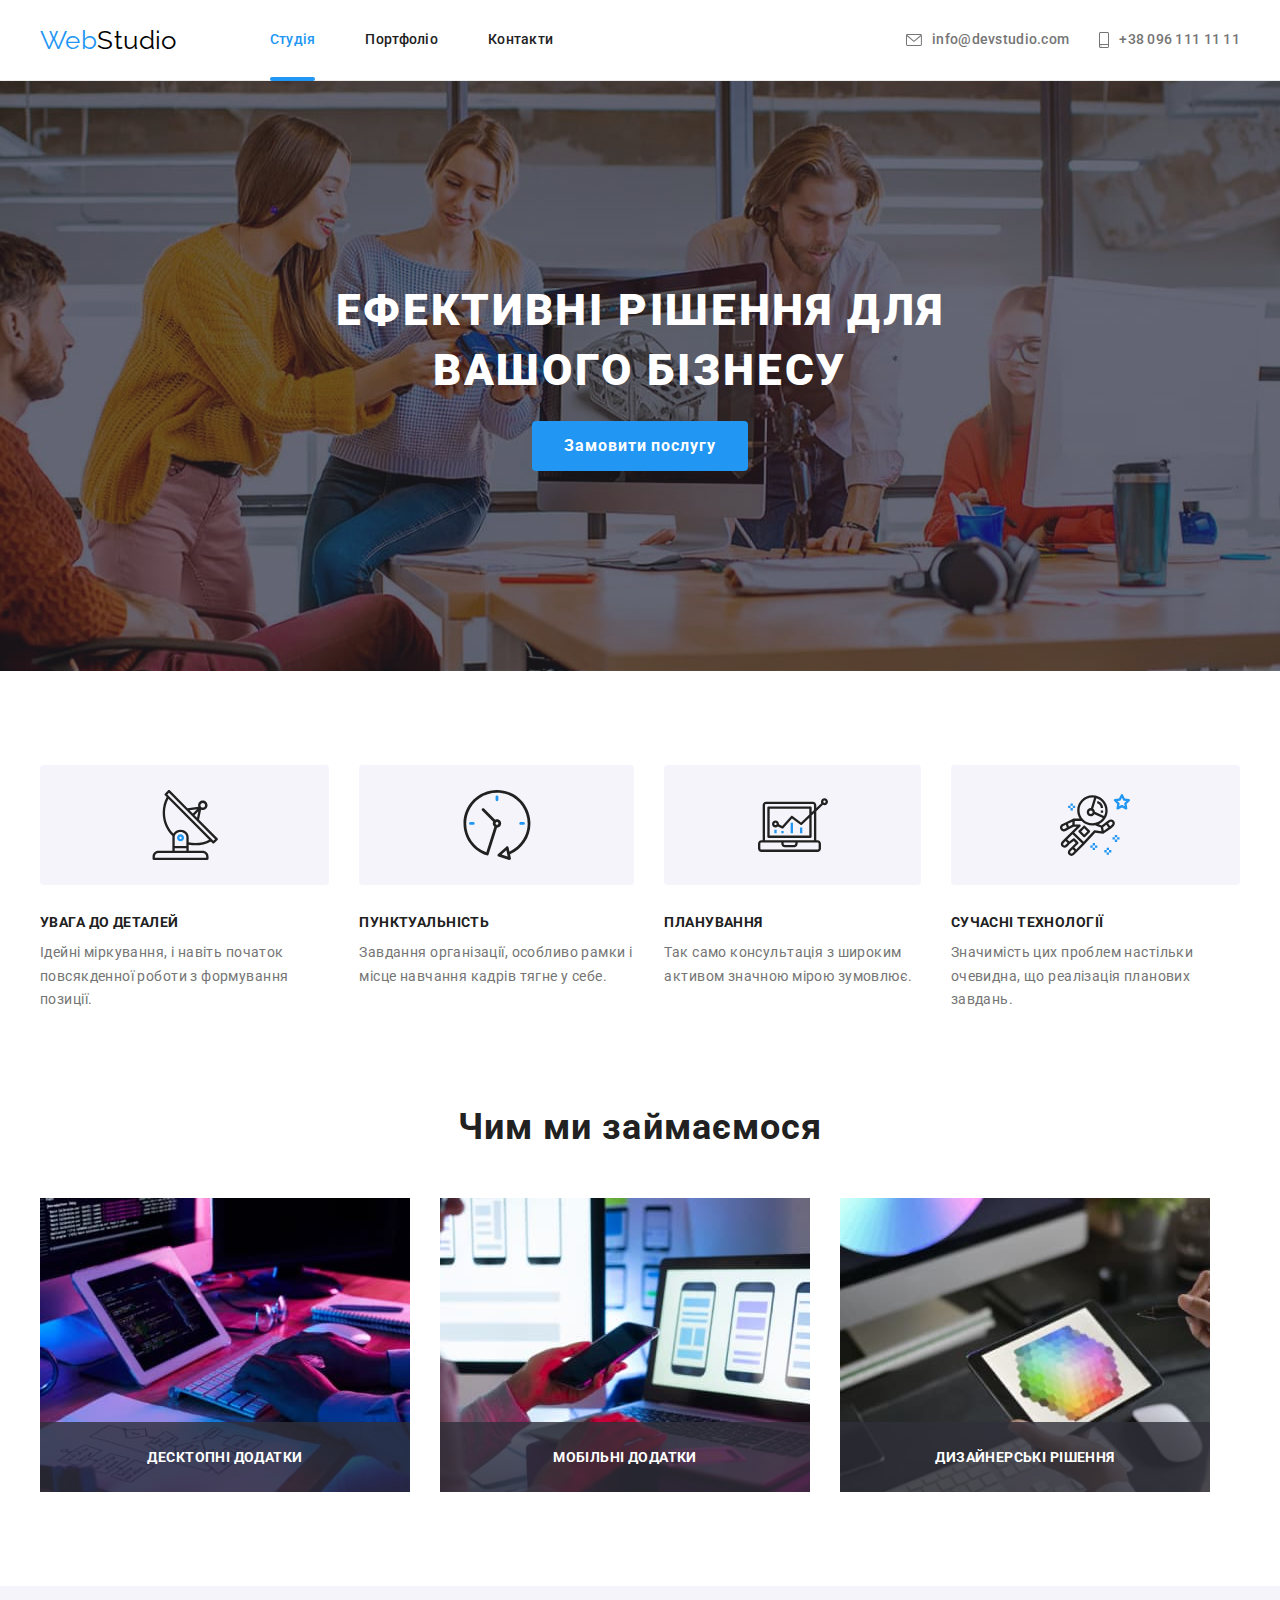
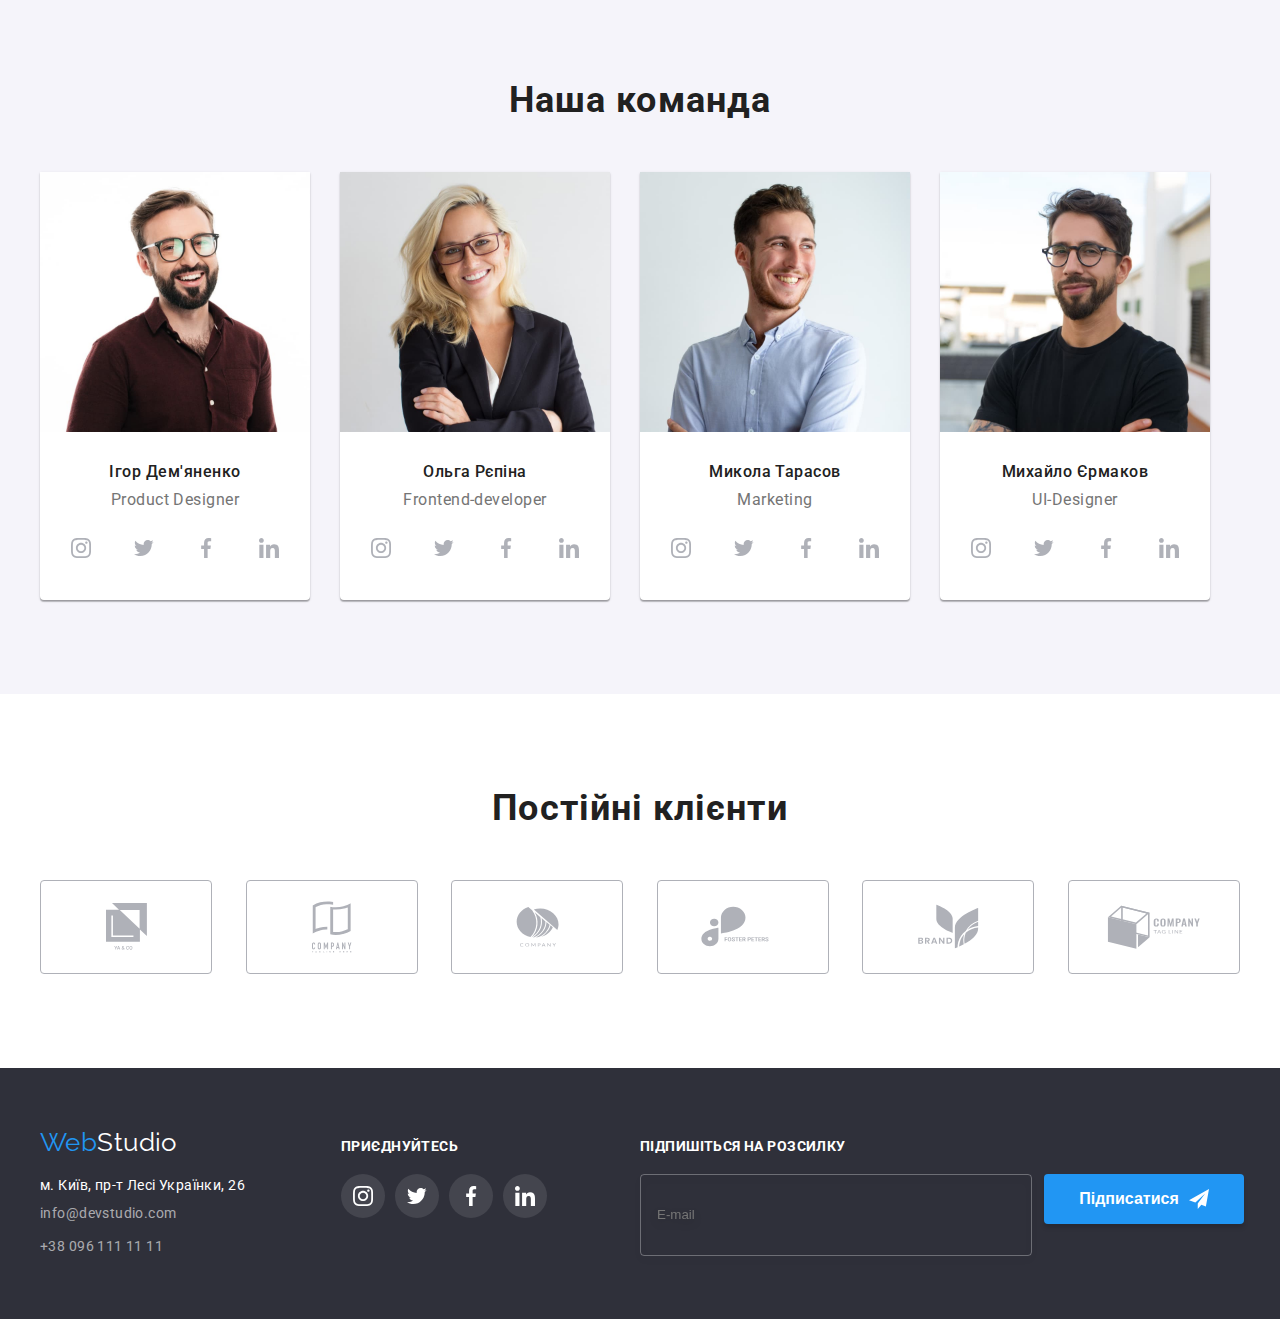
<file: index.html>
<!DOCTYPE html>
<html lang="uk">
  <head>
    <meta charset="UTF-8" />
    <meta http-equiv="X-UA-Compatible" content="IE=edge" />
    <meta name="viewport" content="width=device-width, initial-scale=1.0" />
    <title>WebStudio</title>
    <link rel="preconnect" href="https://fonts.googleapis.com" />
    <link rel="preconnect" href="https://fonts.gstatic.com" crossorigin />
    <link
      href="https://fonts.googleapis.com/css2?family=Raleway:wght@700&family=Roboto:wght@400;500;700;900&display=swap"
      rel="stylesheet"
    />
    <link
      rel="stylesheet"
      href="https://cdnjs.cloudflare.com/ajax/libs/modern-normalize/1.1.0/modern-normalize.min.css"
      integrity="sha512-wpPYUAdjBVSE4KJnH1VR1HeZfpl1ub8YT/NKx4PuQ5NmX2tKuGu6U/JRp5y+Y8XG2tV+wKQpNHVUX03MfMFn9Q=="
      crossorigin="anonymous"
      referrerpolicy="no-referrer"
    />
    <link rel="stylesheet" href="./css/main.min.css" />
  </head>

  <body>
    <!-- шапка-хедер -->
    <header class="header">
      <div class="container">
        <nav class="nav">
          <ul class="nav__list">
            <li class="nav__logo">
              <a class="logo" href="./index.html">
                <span class="logo__web">Web</span
                ><span class="logo__studio">Studio</span>
              </a>
            </li>
            <!-- навигация по сайту -->
            <li class="nav__item">
              <a class="headar__link link current" href="./index.html"
                >Студія</a
              >
            </li>
            <li class="nav__item">
              <a class="headar__link link" href="./portfolio.html">Портфоліо</a>
            </li>
            <li class="nav__item">
              <a class="headar__link link" href="#">Контакти</a>
            </li>
          </ul>
          <ul class="nav__contacts-list contacts-list">
            <li class="contacts-list__item">
              <a
                class="contacts-list__link-icon link"
                href="mailto:info@devstudio.com"
              >
                <svg class="contacts__icon" width="16px" height="12px">
                  <use href="./images/icons.svg#icon-envelope"></use>
                </svg>
                info@devstudio.com
              </a>
            </li>
            <li class="contacts-list__item">
              <a class="contacts-list__link-icon link" href="tel:+380961111111">
                <svg class="contacts__icon" width="10px" height="16px">
                  <use href="./images/icons.svg#icon-smartphone"></use>
                </svg>
                +38 096 111 11 11
              </a>
            </li>
          </ul>
        </nav>
      </div>
    </header>

    <main>
      <!-- герой -->
      <section class="hero">
        <div class="container">
          <h1 class="hero__title">Ефективні рішення для вашого бізнесу</h1>
          <button class="hero__button" type="button" data-modal-open>
            Замовити послугу
          </button>
        </div>
      </section>

      <!-- преимущества -->
      <section class="benefits section">
        <div class="container">
          <h2 class="visually-hidden">Наші переваги</h2>
          <ul class="benefits__list">
            <li class="benefits__item">
              <div class="benefits__icon-box">
                <svg class="benefits__icon" width="70px" height="70px">
                  <use href="./images/icons.svg#icon-antenna"></use>
                </svg>
              </div>
              <h3 class="benefits__title">Увага до деталей</h3>
              <p class="benefits__description description">
                Ідейні міркування, і навіть початок повсякденної роботи з
                формування позиції.
              </p>
            </li>

            <li class="benefits__item">
              <div class="benefits__icon-box">
                <svg class="benefits__icon" width="70px" height="70px">
                  <use href="./images/icons.svg#icon-clock"></use>
                </svg>
              </div>
              <h3 class="benefits__title">Пунктуальність</h3>
              <p class="benefits__description description">
                Завдання організації, особливо рамки і місце навчання кадрів
                тягне у себе.
              </p>
            </li>

            <li class="benefits__item">
              <div class="benefits__icon-box">
                <svg class="benefits__icon" width="70px" height="70px">
                  <use href="./images/icons.svg#icon-diagram"></use>
                </svg>
              </div>
              <h3 class="benefits__title">Планування</h3>
              <p class="benefits__description description">
                Так само консультація з широким активом значною мірою зумовлює.
              </p>
            </li>

            <li class="benefits__item">
              <div class="benefits__icon-box">
                <svg class="benefits__icon" width="70px" height="70px">
                  <use href="./images/icons.svg#icon-astronaut"></use>
                </svg>
              </div>
              <h3 class="benefits__title">Сучасні технології</h3>
              <p class="benefits__description description">
                Значимість цих проблем настільки очевидна, що реалізація
                планових завдань.
              </p>
            </li>
          </ul>
        </div>
      </section>

      <!-- продукция -->
      <section class="products section">
        <div class="container">
          <h2 class="produc__title">Чим ми займаємося</h2>
          <ul class="products__list">
            <li class="products__item">
              <img
                src="./images/a-person-types-code-on-a-keyboard.jpg"
                alt="людина вводить код на клавіатурі"
                width="370"
                height="294"
              />
              <p class="products__desc">Десктопні додатки</p>
            </li>

            <li class="products__item">
              <img
                src="./images/human-compares-types-of-markups-for-mobile.jpg"
                alt="людина порівнює типи розмітки для мобільного"
                width="370"
                height="294"
              />
              <p class="products__desc">Мобільні додатки</p>
            </li>

            <li class="products__item">
              <img
                src="./images/person-chooses-color-on-tablet.jpg"
                alt="людина вибирає колір на планшеті"
                width="370"
                height="294"
              />
              <p class="products__desc">Дизайнерські рішення</p>
            </li>
          </ul>
        </div>
      </section>

      <!-- команда -->
      <section class="team section">
        <div class="container">
          <h2 class="team__title">Наша команда</h2>
          <ul class="team__list">
            <li class="team__card">
              <img
                src="./images/photography-product-designer.jpg"
                alt="фото продукт дизайнера"
                width="270"
                height="260"
              />
              <div class="team__desc">
                <h3 class="team__name">Ігор Дем'яненко</h3>
                <p class="description team__profession" lang="en">
                  Product Designer
                </p>
                <ul class="team__list-socseti list-socseti">
                  <li class="list-socseti__item">
                    <a
                      class="list-socseti__box-icon-socseti list-socseti__link"
                      href=""
                      ><svg class="icon-socseti" width="20px" height="20px">
                        <use
                          href="./images/icons.svg#icon-instagram"
                        ></use></svg
                    ></a>
                  </li>
                  <li class="list-socseti__item">
                    <a
                      class="list-socseti__box-icon-socseti list-socseti__link"
                      href=""
                      ><svg class="icon-socseti" width="20px" height="20px">
                        <use href="./images/icons.svg#icon-twitter"></use></svg
                    ></a>
                  </li>
                  <li class="list-socseti__item">
                    <a
                      class="list-socseti__box-icon-socseti list-socseti__link"
                      href=""
                      ><svg class="icon-socseti" width="20px" height="20px">
                        <use href="./images/icons.svg#icon-facebook"></use></svg
                    ></a>
                  </li>
                  <li class="list-socseti__item">
                    <a
                      class="list-socseti__box-icon-socseti list-socseti__link"
                      href=""
                      ><svg class="icon-socseti" width="20px" height="20px">
                        <use href="./images/icons.svg#icon-linkedin"></use></svg
                    ></a>
                  </li>
                </ul>
              </div>
            </li>

            <li class="team__card">
              <img
                src="./images/photography-frontend-developer.jpg"
                alt="фото фронтенд-розробника"
                width="270"
                height="260"
              />
              <div class="team__desc">
                <h3 class="team__name">Ольга Рєпіна</h3>
                <p class="description team__profession" lang="en">
                  Frontend-developer
                </p>
                <ul class="team__list-socseti list-socseti">
                  <li class="list-socseti__item">
                    <a
                      class="list-socseti__box-icon-socseti list-socseti__link"
                      href=""
                      ><svg class="icon-socseti" width="20px" height="20px">
                        <use
                          href="./images/icons.svg#icon-instagram"
                        ></use></svg
                    ></a>
                  </li>
                  <li class="list-socseti__item">
                    <a
                      class="list-socseti__box-icon-socseti list-socseti__link"
                      href=""
                      ><svg class="icon-socseti" width="20px" height="20px">
                        <use href="./images/icons.svg#icon-twitter"></use></svg
                    ></a>
                  </li>
                  <li class="list-socseti__item">
                    <a
                      class="list-socseti__box-icon-socseti list-socseti__link"
                      href=""
                      ><svg class="icon-socseti" width="20px" height="20px">
                        <use href="./images/icons.svg#icon-facebook"></use></svg
                    ></a>
                  </li>
                  <li class="list-socseti__item">
                    <a
                      class="list-socseti__box-icon-socseti list-socseti__link"
                      href=""
                      ><svg class="icon-socseti" width="20px" height="20px">
                        <use href="./images/icons.svg#icon-linkedin"></use></svg
                    ></a>
                  </li>
                </ul>
              </div>
            </li>

            <li class="team__card">
              <img
                src="./images/photography-marketing.jpg"
                alt="фото маркетолога"
                width="270"
                height="260"
              />
              <div class="team__desc">
                <h3 class="team__name" lang="en">Микола Тарасов</h3>
                <p class="description team__profession">Marketing</p>
                <ul class="team__list-socseti list-socseti">
                  <li class="list-socseti__item">
                    <a
                      class="list-socseti__box-icon-socseti list-socseti__link"
                      href=""
                      ><svg class="icon-socseti" width="20px" height="20px">
                        <use
                          href="./images/icons.svg#icon-instagram"
                        ></use></svg
                    ></a>
                  </li>
                  <li class="list-socseti__item">
                    <a
                      class="list-socseti__box-icon-socseti list-socseti__link"
                      href=""
                      ><svg class="icon-socseti" width="20px" height="20px">
                        <use href="./images/icons.svg#icon-twitter"></use></svg
                    ></a>
                  </li>
                  <li class="list-socseti__item">
                    <a
                      class="list-socseti__box-icon-socseti list-socseti__link"
                      href=""
                      ><svg class="icon-socseti" width="20px" height="20px">
                        <use href="./images/icons.svg#icon-facebook"></use></svg
                    ></a>
                  </li>
                  <li class="list-socseti__item">
                    <a
                      class="list-socseti__box-icon-socseti list-socseti__link"
                      href=""
                      ><svg class="icon-socseti" width="20px" height="20px">
                        <use href="./images/icons.svg#icon-linkedin"></use></svg
                    ></a>
                  </li>
                </ul>
              </div>
            </li>

            <li class="team__card">
              <img
                src="./images/photography-ui-designer.jpg"
                alt="фото ui-дизайнер"
                width="270"
                height="260"
              />
              <div class="team__desc">
                <h3 class="team__name">Михайло Єрмаков</h3>
                <p class="description team__profession" lang="en">
                  UI-Designer
                </p>
                <ul class="team__list-socseti list-socseti">
                  <li class="list-socseti__item">
                    <a
                      class="list-socseti__box-icon-socseti list-socseti__link"
                      href=""
                      ><svg class="icon-socseti" width="20px" height="20px">
                        <use
                          href="./images/icons.svg#icon-instagram"
                        ></use></svg
                    ></a>
                  </li>
                  <li class="list-socseti__item">
                    <a
                      class="list-socseti__box-icon-socseti list-socseti__link"
                      href=""
                      ><svg class="icon-socseti" width="20px" height="20px">
                        <use href="./images/icons.svg#icon-twitter"></use></svg
                    ></a>
                  </li>
                  <li class="list-socseti__item">
                    <a
                      class="list-socseti__box-icon-socseti list-socseti__link"
                      href=""
                      ><svg class="icon-socseti" width="20px" height="20px">
                        <use href="./images/icons.svg#icon-facebook"></use></svg
                    ></a>
                  </li>
                  <li class="list-socseti__item">
                    <a
                      class="list-socseti__box-icon-socseti list-socseti__link"
                      href=""
                      ><svg class="icon-socseti" width="20px" height="20px">
                        <use href="./images/icons.svg#icon-linkedin"></use></svg
                    ></a>
                  </li>
                </ul>
              </div>
            </li>
          </ul>
        </div>
      </section>
    </main>

    <!-- постоянные клиенты -->
    <section class="clients section">
      <div class="container">
        <h2 class="clients__title">Постійні клієнти</h2>
        <ul class="clients__list-sites">
          <li class="clients__item">
            <a class="clients__sites" href=""
              ><svg class="clients__icon-clients" width="41px" height="47px">
                <use href="./images/icons.svg#icon-client-logo-1"></use>
              </svg>
            </a>
          </li>
          <li class="clients__item">
            <a class="clients__sites" href=""
              ><svg class="clients__icon-clients" width="40px" height="52px">
                <use href="./images/icons.svg#icon-client-logo-2"></use>
              </svg>
            </a>
          </li>
          <li class="clients__item">
            <a class="clients__sites" href=""
              ><svg class="clients__icon-clients" width="43px" height="41px">
                <use href="./images/icons.svg#icon-client-logo-3"></use>
              </svg>
            </a>
          </li>
          <li class="clients__item">
            <a class="clients__sites" href=""
              ><svg class="clients__icon-clients" width="84px" height="41px">
                <use href="./images/icons.svg#icon-client-logo-4"></use>
              </svg>
            </a>
          </li>
          <li class="clients__item">
            <a class="clients__sites" href=""
              ><svg class="clients__icon-clients" width="63px" height="45px">
                <use href="./images/icons.svg#icon-client-logo-5"></use>
              </svg>
            </a>
          </li>
          <li class="clients__item">
            <a class="clients__sites" href=""
              ><svg class="clients__icon-clients" width="94px" height="44px">
                <use href="./images/icons.svg#icon-client-logo-6"></use>
              </svg>
            </a>
          </li>
        </ul>
      </div>
    </section>
    <!-- подвал-футер -->
    <footer class="footer">
      <div class="container footer-container">
        <!-- контакты -->
        <div class="footer__address">
          <a class="logo link" href="./index.html">
            <span class="logo__web">Web</span
            ><span class="logo__studio logo__studio--footer">Studio</span>
          </a>
          <address class="footer__box-address">
            <ul class="footer__list-address">
              <li class="footer__address-item">
                <a
                  class="footer__address-link"
                  href="https://goo.gl/maps/CPtrU1FHBa2aNyZL9"
                  target="_blank"
                  rel="noopener noreferrer nofollow"
                >
                  м. Київ, пр-т Лесі Українки, 26
                </a>
              </li>
              <li class="footer__address-item">
                <a
                  class="footer__contact-link link"
                  href="mailto:info@devstudio.com"
                >
                  info@devstudio.com
                </a>
              </li>
              <li class="footer__address-item">
                <a class="footer__contact-link link" href="tel:+380961111111">
                  +38 096 111 11 11
                </a>
              </li>
            </ul>
          </address>
        </div>
        <!-- присоеденяйтесь -->
        <div class="footer__join">
          <h3 class="join capital-letters">Приєднуйтесь</h3>
          <ul class="list-socseti">
            <li class="list-socseti__item--join list-socseti__item">
              <a class="list-socseti__box-icon-socseti" href=""
                ><svg class="icon-socseti" width="20px" height="20px">
                  <use href="./images/icons.svg#icon-instagram"></use></svg
              ></a>
            </li>
            <li class="list-socseti__item--join list-socseti__item">
              <a class="list-socseti__box-icon-socseti" href=""
                ><svg class="icon-socseti" width="20px" height="20px">
                  <use href="./images/icons.svg#icon-twitter"></use></svg
              ></a>
            </li>
            <li class="list-socseti__item--join list-socseti__item">
              <a class="list-socseti__box-icon-socseti" href=""
                ><svg class="icon-socseti" width="20px" height="20px">
                  <use href="./images/icons.svg#icon-facebook"></use></svg
              ></a>
            </li>
            <li class="list-socseti__item--join list-socseti__item">
              <a class="list-socseti__box-icon-socseti" href=""
                ><svg class="icon-socseti" width="20px" height="20px">
                  <use href="./images/icons.svg#icon-linkedin"></use></svg
              ></a>
            </li>
          </ul>
        </div>
        <!-- подписаться -->
        <div class="footer__subscribe">
          <p class="subscribe__title capital-letters">
            Підпишіться на розсилку
          </p>
          <form class="subscribe__form">
            <label class="subscribe__label">
              <input
                class="imput-subscribe"
                type="email"
                name="mail"
                id="mail"
                placeholder="E-mail"
              />
            </label>
            <button class="subscribe__button" type="submit">
              <span>Підписатися</span>
              <svg class="subscribe__icon-button" width="20px" height="20px">
                <use href="./images/icons.svg#icon-airplane"></use>
              </svg>
            </button>
          </form>
        </div>
      </div>
    </footer>

    <!-- модальное окно героя -->
    <div class="backdrob-modal is-hidden" data-modal>
      <div class="box-modal">
        <button type="button" class="close-button-modal" data-modal-close>
          <svg class="close-button-modal__icon" width="18" height="18">
            <use href="./images/icons.svg#icon-close-button-modal__icon"></use>
          </svg>
        </button>
        <p class="tatle-modal">Залиште свої дані, ми вам передзвонимо</p>
        <form class="modal">
          <label class="modal__place">
            <span class="modal__place-title">Ім'я</span>
            <span class="input-container"
              ><input class="form-date" type="text" name="name" />
              <svg class="modal-icon" width="18px" height="18px">
                <use href="./images/icons.svg#icon-user"></use></svg
            ></span>
          </label>

          <label class="modal__place">
            <span class="modal__place-title">Телефон</span>
            <span class="input-container"
              ><input class="form-date" type="tel" name="tel" />
              <svg class="modal-icon" width="18px" height="18px">
                <use href="./images/icons.svg#icon-tube"></use></svg
            ></span>
          </label>

          <label class="modal__place">
            <span class="modal__place-title">Пошта</span>
            <span class="input-container"
              ><input class="form-date" type="email" name="mail" />
              <svg class="modal-icon" width="18px" height="18px">
                <use href="./images/icons.svg#icon-email-black"></use></svg
            ></span>
          </label>

          <label class="modal__place modal__place-last">
            <span class="modal__place-title">Коментар</span>
            <textarea
              class="modal__place-comment"
              name="comment"
              id="comment"
              cols="30"
              rows="10"
              placeholder="Введіть текст"
            ></textarea>
          </label>
          <!-- чекбокс -->
          <label class="label-check">
            <input
              type="checkbox"
              value="gav"
              name="mailing"
              class="checkbox"
            />
            <svg class="label-check__icon" width="16px" height="15px">
              <use href="./images/icons.svg#icon-chek"></use>
            </svg>
            <span class="label-check__mailing">
              Погоджуюся з розсилкою та приймаю
              <a class="mailing__link" href="">Умови договору</a>
            </span>
          </label>

          <button class="modal__button" type="submit">Відправити</button>
        </form>
      </div>
    </div>

    <script src="./js/modal.js"></script>
  </body>
</html>
</file>
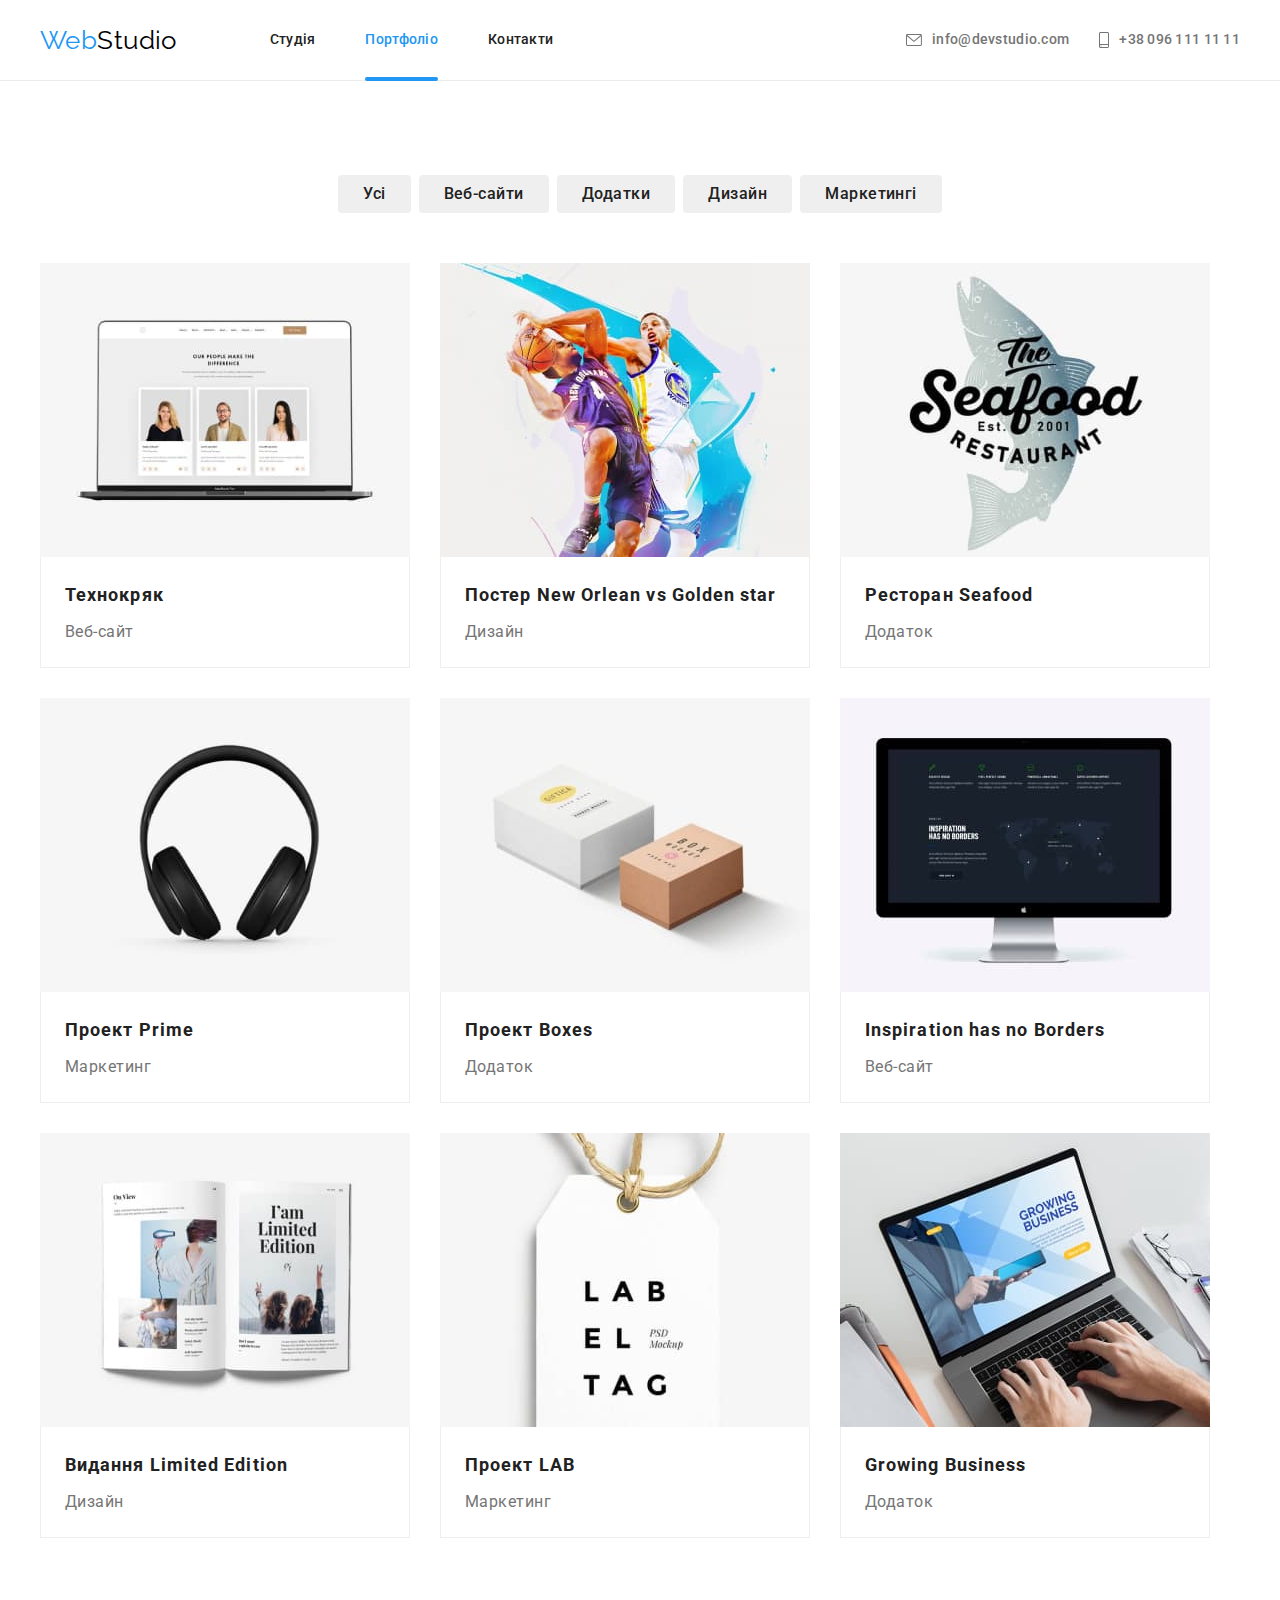
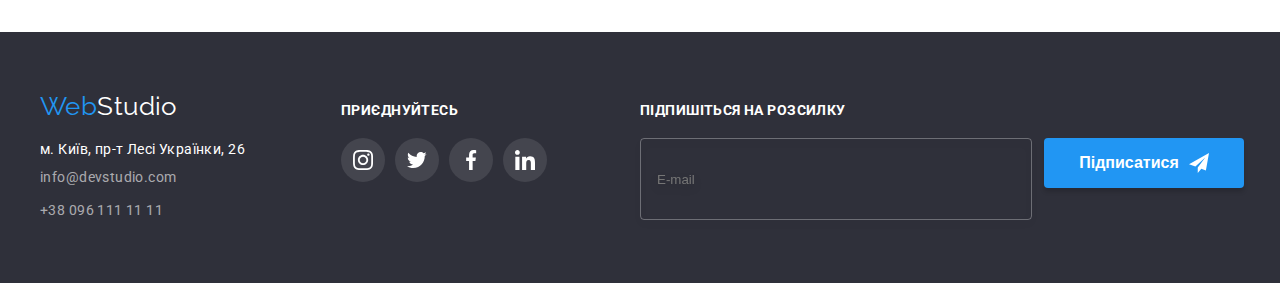
<file: portfolio.html>
<!DOCTYPE html>
<html lang="uk">
  <head>
    <meta charset="UTF-8" />
    <meta http-equiv="X-UA-Compatible" content="IE=edge" />
    <meta name="viewport" content="width=device-width, initial-scale=1.0" />
    <title>WebStudio</title>
    <link rel="preconnect" href="https://fonts.googleapis.com" />
    <link rel="preconnect" href="https://fonts.gstatic.com" crossorigin />
    <link
      href="https://fonts.googleapis.com/css2?family=Raleway:wght@700&family=Roboto:wght@400;500;700;900&display=swap"
      rel="stylesheet"
    />
    <link
      rel="stylesheet"
      href="https://cdnjs.cloudflare.com/ajax/libs/modern-normalize/1.1.0/modern-normalize.min.css"
      integrity="sha512-wpPYUAdjBVSE4KJnH1VR1HeZfpl1ub8YT/NKx4PuQ5NmX2tKuGu6U/JRp5y+Y8XG2tV+wKQpNHVUX03MfMFn9Q=="
      crossorigin="anonymous"
      referrerpolicy="no-referrer"
    />
    <link rel="stylesheet" href="./css/main.min.css" />
  </head>

  <body>
    <!-- шапка-хедер -->
    <header class="header">
      <div class="container">
        <nav class="nav">
          <ul class="nav__list">
            <li class="nav__logo">
              <a class="logo" href="./index.html">
                <span class="logo__web">Web</span
                ><span class="logo__studio">Studio</span>
              </a>
            </li>
            <!-- навигация по сайту -->
            <li class="nav__item">
              <a class="headar__link link" href="./index.html">Студія</a>
            </li>
            <li class="nav__item">
              <a class="headar__link link current" href="./portfolio.html"
                >Портфоліо</a
              >
            </li>
            <li class="nav__item">
              <a class="headar__link link" href="#">Контакти</a>
            </li>
          </ul>
          <ul class="nav__contacts-list contacts-list">
            <li class="contacts-list__item">
              <a
                class="contacts-list__link-icon link"
                href="mailto:info@devstudio.com"
              >
                <svg class="contacts__icon" width="16px" height="12px">
                  <use href="./images/icons.svg#icon-envelope"></use>
                </svg>
                info@devstudio.com
              </a>
            </li>
            <li class="contacts-list__item">
              <a class="contacts-list__link-icon link" href="tel:+380961111111">
                <svg class="contacts__icon" width="10px" height="16px">
                  <use href="./images/icons.svg#icon-smartphone"></use>
                </svg>
                +38 096 111 11 11
              </a>
            </li>
          </ul>
        </nav>
      </div>
    </header>

    <main>
      <!-- герой -->
      <section class="portfolio section">
        <div class="container">
          <!-- фильтры карточек работ -->
          <h1 class="portfolio__title-filters visually-hidden">Портфоліо</h1>
          <ul class="portfolio__filters-list">
            <li>
              <button class="portfolio__filters-button auto" type="button">
                Усі
              </button>
            </li>
            <li>
              <button class="portfolio__filters-button auto" type="button">
                Веб-сайти
              </button>
            </li>
            <li>
              <button class="portfolio__filters-button auto" type="button">
                Додатки
              </button>
            </li>
            <li>
              <button class="portfolio__filters-button auto" type="button">
                Дизайн
              </button>
            </li>
            <li>
              <button class="portfolio__filters-button auto" type="button">
                Маркетингі
              </button>
            </li>
          </ul>
          <!-- карточки робот -->
          <ul class="portfolio__card-list">
            <li class="portfolio__card-item">
              <a class="portfolio__card-link link" href="">
                <div class="portfolio__card-box-img">
                  <img
                    src="./images/three-persons.jpg"
                    alt="вебсайт на екрані ноутбука"
                    width="370"
                    height="294"
                  />
                  <div class="portfolio__card-paragraph-hidden">
                    <p class="card-paragraph-hidden">
                      Ресурс пропонує комплексні пропозиції з різним рівнем
                      функціоналу та сервісів. Все це дозволить відвідувачу
                      отримати вичерпні відомості про компанію чи приватну
                      особу.
                    </p>
                  </div>
                </div>
                <div class="portfolio__cards-text">
                  <h2 class="portfolio__title">Технокряк</h2>
                  <p class="description portfolio__description">Веб-сайт</p>
                </div>
              </a>
            </li>
            <li class="portfolio__card-item">
              <a class="portfolio__card-link link" href="">
                <div class="portfolio__card-box-img">
                  <img
                    src="./images/basketball-players.jpg"
                    alt="постер с баскетболистами"
                    width="370"
                    height="294"
                  />
                  <div class="portfolio__card-paragraph-hidden">
                    <p class="card-paragraph-hidden">
                      Ресурс пропонує комплексні пропозиції з різним рівнем
                      функціоналу та сервісів. Все це дозволить відвідувачу
                      отримати вичерпні відомості про компанію чи приватну
                      особу.
                    </p>
                  </div>
                </div>
                <div class="portfolio__cards-text">
                  <h2 class="portfolio__title">
                    Постер New Orlean vs Golden star
                  </h2>
                  <p class="description portfolio__description">Дизайн</p>
                  <!-- <p class="paragraph">вспливаючий текст?</p> -->
                </div>
              </a>
            </li>
            <li class="portfolio__card-item">
              <a class="portfolio__card-link link" href="">
                <div class="portfolio__card-box-img">
                  <img
                    src="./images/fish.jpg"
                    alt="Риба та назва ресторана"
                    width="370"
                    height="294"
                  />
                  <div class="portfolio__card-paragraph-hidden">
                    <p class="card-paragraph-hidden">
                      Ресурс пропонує комплексні пропозиції з різним рівнем
                      функціоналу та сервісів. Все це дозволить відвідувачу
                      отримати вичерпні відомості про компанію чи приватну
                      особу.
                    </p>
                  </div>
                </div>
                <div class="portfolio__cards-text">
                  <h2 class="portfolio__title">Ресторан Seafood</h2>
                  <p class="description portfolio__description">Додаток</p>
                  <!-- <p class="paragraph">вспливаючий текст?</p> -->
                </div>
              </a>
            </li>
            <li class="portfolio__card-item">
              <a class="portfolio__card-link link" href="">
                <div class="portfolio__card-box-img">
                  <img
                    src="./images/headphones.jpg"
                    alt="Навушники"
                    width="370"
                    height="294"
                  />
                  <div class="portfolio__card-paragraph-hidden">
                    <p class="card-paragraph-hidden">
                      Ресурс пропонує комплексні пропозиції з різним рівнем
                      функціоналу та сервісів. Все це дозволить відвідувачу
                      отримати вичерпні відомості про компанію чи приватну
                      особу.
                    </p>
                  </div>
                </div>
                <div class="portfolio__cards-text">
                  <h2 class="portfolio__title">Проект Prime</h2>
                  <p class="description portfolio__description">Маркетинг</p>
                  <!-- <p class="paragraph">вспливаючий текст?</p> -->
                </div>
              </a>
            </li>
            <li class="portfolio__card-item">
              <a class="portfolio__card-link link" href="">
                <div class="portfolio__card-box-img">
                  <img
                    src="./images/boxes.jpg"
                    alt="Коробки"
                    width="370"
                    height="294"
                  />
                  <div class="portfolio__card-paragraph-hidden">
                    <p class="card-paragraph-hidden">
                      Ресурс пропонує комплексні пропозиції з різним рівнем
                      функціоналу та сервісів. Все це дозволить відвідувачу
                      отримати вичерпні відомості про компанію чи приватну
                      особу.
                    </p>
                  </div>
                </div>
                <div class="portfolio__cards-text">
                  <h2 class="portfolio__title">Проект Boxes</h2>
                  <p class="description portfolio__description">Додаток</p>
                  <!-- <p class="paragraph">вспливаючий текст?</p> -->
                </div>
              </a>
            </li>
            <li class="portfolio__card-item">
              <a class="portfolio__card-link link" href="">
                <div class="portfolio__card-box-img">
                  <img
                    src="./images/monitor.jpg"
                    alt="Монітор"
                    width="370"
                    height="294"
                  />
                  <div class="portfolio__card-paragraph-hidden">
                    <p class="card-paragraph-hidden">
                      Ресурс пропонує комплексні пропозиції з різним рівнем
                      функціоналу та сервісів. Все це дозволить відвідувачу
                      отримати вичерпні відомості про компанію чи приватну
                      особу.
                    </p>
                  </div>
                </div>
                <div class="portfolio__cards-text">
                  <h2 class="portfolio__title">Inspiration has no Borders</h2>
                  <p class="description portfolio__description">Веб-сайт</p>
                  <!-- <p class="paragraph">вспливаючий текст?</p> -->
                </div>
              </a>
            </li>
            <li class="portfolio__card-item">
              <a class="portfolio__card-link link" href="">
                <div class="portfolio__card-box-img">
                  <img
                    src="./images/open-book.jpg"
                    alt="Відкрита книга"
                    width="370"
                    height="294"
                  />
                  <div class="portfolio__card-paragraph-hidden">
                    <p class="card-paragraph-hidden">
                      Ресурс пропонує комплексні пропозиції з різним рівнем
                      функціоналу та сервісів. Все це дозволить відвідувачу
                      отримати вичерпні відомості про компанію чи приватну
                      особу.
                    </p>
                  </div>
                </div>
                <div class="portfolio__cards-text">
                  <h2 class="portfolio__title">Видання Limited Edition</h2>
                  <p class="description portfolio__description">Дизайн</p>
                  <!-- <p class="paragraph">вспливаючий текст?</p> -->
                </div>
              </a>
            </li>
            <li class="portfolio__card-item">
              <a class="portfolio__card-link link" href="">
                <div class="portfolio__card-box-img">
                  <img
                    src="./images/tag.jpg"
                    alt="Бірка"
                    width="370"
                    height="294"
                  />
                  <div class="portfolio__card-paragraph-hidden">
                    <p class="card-paragraph-hidden">
                      Ресурс пропонує комплексні пропозиції з різним рівнем
                      функціоналу та сервісів. Все це дозволить відвідувачу
                      отримати вичерпні відомості про компанію чи приватну
                      особу.
                    </p>
                  </div>
                </div>
                <div class="portfolio__cards-text">
                  <h2 class="portfolio__title">Проект LAB</h2>
                  <p class="description portfolio__description">Маркетинг</p>
                  <!-- <p class="paragraph">вспливаючий текст?</p> -->
                </div>
              </a>
            </li>
            <li class="portfolio__card-item">
              <a class="portfolio__card-link link" href="">
                <div class="portfolio__card-box-img">
                  <img
                    src="./images/typing-on-laptop.jpg"
                    alt="Людина процює на ноутбуці"
                    width="370"
                    height="294"
                  />
                  <div class="portfolio__card-paragraph-hidden">
                    <p class="card-paragraph-hidden">
                      Ресурс пропонує комплексні пропозиції з різним рівнем
                      функціоналу та сервісів. Все це дозволить відвідувачу
                      отримати вичерпні відомості про компанію чи приватну
                      особу.
                    </p>
                  </div>
                </div>
                <div class="portfolio__cards-text">
                  <h2 class="portfolio__title">Growing Business</h2>
                  <p class="description portfolio__description">Додаток</p>
                  <!-- <p class="paragraph">вспливаючий текст?</p> -->
                </div>
              </a>
            </li>
          </ul>
        </div>
      </section>
    </main>
    <!-- подвал-футер -->
    <footer class="footer">
      <div class="container footer-container">
        <!-- контакты -->
        <div class="footer__address">
          <a class="logo link" href="./index.html">
            <span class="logo__web">Web</span
            ><span class="logo__studio logo__studio--footer">Studio</span>
          </a>
          <address class="footer__box-address">
            <ul class="footer__list-address">
              <li class="footer__address-item">
                <a
                  class="footer__address-link"
                  href="https://goo.gl/maps/CPtrU1FHBa2aNyZL9"
                  target="_blank"
                  rel="noopener noreferrer nofollow"
                >
                  м. Київ, пр-т Лесі Українки, 26
                </a>
              </li>
              <li class="footer__address-item">
                <a
                  class="footer__contact-link link"
                  href="mailto:info@devstudio.com"
                >
                  info@devstudio.com
                </a>
              </li>
              <li class="footer__address-item">
                <a class="footer__contact-link link" href="tel:+380961111111">
                  +38 096 111 11 11
                </a>
              </li>
            </ul>
          </address>
        </div>
        <!-- присоеденяйтесь -->
        <div class="footer__join">
          <h3 class="join capital-letters">Приєднуйтесь</h3>
          <ul class="list-socseti">
            <li class="list-socseti__item--join list-socseti__item">
              <a class="list-socseti__box-icon-socseti" href=""
                ><svg class="icon-socseti" width="20px" height="20px">
                  <use href="./images/icons.svg#icon-instagram"></use></svg
              ></a>
            </li>
            <li class="list-socseti__item--join list-socseti__item">
              <a class="list-socseti__box-icon-socseti" href=""
                ><svg class="icon-socseti" width="20px" height="20px">
                  <use href="./images/icons.svg#icon-twitter"></use></svg
              ></a>
            </li>
            <li class="list-socseti__item--join list-socseti__item">
              <a class="list-socseti__box-icon-socseti" href=""
                ><svg class="icon-socseti" width="20px" height="20px">
                  <use href="./images/icons.svg#icon-facebook"></use></svg
              ></a>
            </li>
            <li class="list-socseti__item--join list-socseti__item">
              <a class="list-socseti__box-icon-socseti" href=""
                ><svg class="icon-socseti" width="20px" height="20px">
                  <use href="./images/icons.svg#icon-linkedin"></use></svg
              ></a>
            </li>
          </ul>
        </div>
        <!-- подписаться -->
        <div class="footer__subscribe">
          <p class="subscribe__title capital-letters">
            Підпишіться на розсилку
          </p>
          <form class="subscribe__form">
            <label class="subscribe__label">
              <input
                class="imput-subscribe"
                type="email"
                name="mail"
                id="mail"
                placeholder="E-mail"
              />
            </label>
            <button class="subscribe__button" type="submit">
              <span>Підписатися</span>
              <svg class="subscribe__icon-button" width="20px" height="20px">
                <use href="./images/icons.svg#icon-airplane"></use>
              </svg>
            </button>
          </form>
        </div>
      </div>
    </footer>
  </body>
</html>
</file>
<file: css/main.min.css>
body{font-family:Roboto,sans-serif;font-size:14px;letter-spacing:.03em;color:#212121;background:#fff;margin:0}p,h1,h2,h3{padding:0;margin:0}ul{padding:0;margin:0;list-style:none}img{display:block}.link{text-decoration:none;transition-property:color;transition-duration:250ms;transition-timing-function:cubic-bezier(0.4, 0, 0.2, 1)}.link:hover,.link:focus{color:#2196f3}.link:hover .contacts__icon,.link:focus .contacts__icon{fill:#2196f3}.visually-hidden{position:absolute;white-space:nowrap;width:1px;height:1px;overflow:hidden;border:0;padding:0;clip:rect(0 0 0 0);clip-path:inset(50%);margin:-1px}.capital-letters{text-transform:uppercase}.description{margin-top:0;margin-bottom:0;line-height:1.71;color:#757575}.section{padding-top:94px;padding-bottom:94px}.container{margin-left:auto;margin-right:auto;width:1200px;padding-left:15px;padding-right:15px}.header{border-bottom:1px solid #ececec}.nav{display:flex;align-items:center;justify-content:space-between}.logo{font-family:Raleway;font-size:26px;line-height:1.11;text-decoration:none}.logo__web{color:#2196f3}.logo__studio{color:#000}.nav__logo{margin-right:93px}.nav__list{display:flex;align-items:center}.nav__list .current{color:#2196f3}.nav__item+.nav__item{margin-left:50px}.nav__item+.nav__item--contacts{margin-left:none}.nav__item{position:relative}.headar__link{padding-top:32px;padding-bottom:32px;display:block;color:#212121;font-weight:500;line-height:1.14;letter-spacing:.02em}.current::after{display:block;content:"";position:absolute;left:0;bottom:-1px;height:4px;width:100%;background-color:#2196f3;border-radius:2px}.nav__contacts-list{display:flex}.contacts__icon{margin-right:10px;fill:#757575;transition-property:fill;transition-duration:250ms;transition-timing-function:cubic-bezier(0.4, 0, 0.2, 1)}.contacts-list__item+.contacts-list__item{margin-left:30px}.contacts-list__link-icon{display:flex;align-items:center;font-weight:500;line-height:1.14;letter-spacing:.02em;color:#757575}.hero__button{font-family:Roboto;font-weight:700;font-size:16px;line-height:1.87;background:#2196f3;width:216px;height:50px;border-radius:4px;border:none;letter-spacing:.06em;color:#fff;cursor:pointer}.hero{max-height:1600px;margin:0 auto;padding-top:200px;padding-bottom:200px;background:#2f303a;text-align:center;background-color:#c4c4c4;background-image:linear-gradient(rgba(47, 48, 58, 0.4), rgba(47, 48, 58, 0.4)),url("../images/het-site.jpg");background-position:center;background-repeat:no-repeat}.hero__title{margin-top:0;margin-bottom:20px;margin-left:auto;margin-right:auto;width:696px;color:#fff;font-weight:900;font-size:44px;line-height:1.36;text-align:center;letter-spacing:.06em;text-transform:uppercase}.benefits__list{display:flex;gap:30px}.benefits__icon-box{display:flex;justify-content:center;align-items:center;border-radius:4px;height:120px;background:#f5f4fa;margin-bottom:30px}.benefits__title{margin-top:0;margin-bottom:10px;font-size:14px;line-height:1.14;letter-spacing:.03em;text-transform:uppercase}.products{padding-top:0}.produc__title{text-align:center;margin-top:0;margin-bottom:50px;font-size:36px;line-height:1.17;letter-spacing:.03em}.products__list{display:flex;gap:30px}.products__item{position:relative}.products__desc{position:absolute;bottom:0;width:100%;display:flex;font-weight:700;text-transform:uppercase;color:#fff;height:70px;background:rgba(47,48,58,.8);align-items:center;justify-content:center}.products__desc{margin:0}.team{background:#f5f4fa}.team__title{margin-top:0;margin-bottom:50px;font-size:36px;line-height:1.16;text-align:center;letter-spacing:.03em}.team__list{display:flex;gap:30px}.team__card{background-color:#fff;box-shadow:0px 1px 3px rgba(0,0,0,.12),0px 1px 1px rgba(0,0,0,.14),0px 2px 1px rgba(0,0,0,.2);border-radius:0px 0px 4px 4px}.team__desc{padding-top:30px;padding-bottom:30px}.team__name{margin-top:0;margin-bottom:10px;font-weight:500;font-size:16px;line-height:1.19;letter-spacing:.03em;text-align:center}.team__profession{font-size:16px;line-height:1.18;letter-spacing:.03em;text-align:center;margin-bottom:16px}.team__list-socseti{justify-content:space-evenly}.clients__title{margin-top:0;margin-bottom:50px;font-size:36px;line-height:1.16;text-align:center;letter-spacing:.03em}.clients__list-sites{display:flex;justify-content:space-between}.clients__sites{display:flex;justify-content:center;align-items:center;width:170px;height:92px;border:1px solid #afb1b8;border-radius:4px;transition-property:border-color;transition-duration:250ms;transition-timing-function:cubic-bezier(0.4, 0, 0.2, 1)}.clients__icon-clients{fill:#afb1b8;transition-property:fill;transition-duration:250ms;transition-timing-function:cubic-bezier(0.4, 0, 0.2, 1)}.clients__sites:hover,.clients__sites:focus{border-color:#2196f3}.clients__sites:hover .clients__icon-clients,.clients__sites:focus .clients__icon-clients{fill:#2196f3}.footer{background:#2f303a;padding-top:60px;padding-bottom:60px}.footer-container{display:flex;align-items:baseline}.footer__list-address{width:231px;margin-top:20px;font-style:normal}.footer__address-item{margin-bottom:9px}.footer__address-item:last-child{margin-bottom:0}.logo__studio--footer{color:#fff}.footer__address-link{color:#fff;text-decoration:none}.footer__contact-link{font-size:14px;line-height:1.71;letter-spacing:.03em;color:rgba(255,255,255,.6);transition-property:color;transition-duration:250ms;transition-timing-function:cubic-bezier(0.4, 0, 0.2, 1)}.footer__join{margin-left:70px}.join{margin:0;margin-bottom:20px;color:#fff;font-size:14px}.list-socseti__item--join{background:rgba(255,255,255,.1);margin-right:10px;border-radius:50%}.list-socseti__item--join:last-child{margin-right:0}.list-socseti__item--join .icon-socseti{fill:#fff}.footer__subscribe{margin-left:93px}.subscribe__title{margin:0;margin-bottom:20px;font-weight:700;color:#fff}.subscribe__form{display:flex}.imput-subscribe{height:50px;width:358px;border:1px solid rgba(255,255,255,.3);border-radius:4px;background-color:inherit;color:#fff;padding:15px 16px;border:1px solid rgba(255,255,255,.3);filter:drop-shadow(0px 4px 4px rgba(0, 0, 0, 0.15))}.subscribe__button{height:50px;width:200px;color:#fff;background-color:#2196f3;border-radius:4px;margin-left:12px;display:inline-flex;align-items:center;justify-content:center;font-weight:700;font-size:16px;box-shadow:0px 4px 4px rgba(0,0,0,.15);border:none}.subscribe__button:hover{cursor:pointer}.subscribe__icon-button{fill:#fff;margin-left:10px}.backdrob-modal{position:fixed;left:0;top:0;width:100%;height:100vh;background-color:rgba(0,0,0,.2);opacity:1;transition:opacity 250ms cubic-bezier(0.4, 0, 0.2, 1)}.backdrob-modal.is-hidden{opacity:0;pointer-events:none}.backdrob-modal.is-hidden .modal{transform:scale(0.5)}.box-modal{width:528px;height:581px;position:absolute;top:0;right:0;bottom:0;left:0;margin:auto}.close-button-modal{cursor:pointer;position:absolute;display:flex;align-items:center;right:8px;top:8px;width:30px;height:30px;background-color:#fff;border:1px solid rgba(0,0,0,.1);border-radius:50%;z-index:1;transition-property:color;transition-duration:250ms;transition-timing-function:cubic-bezier(0.4, 0, 0.2, 1)}.close-button-modal__icon{fill:#212121}.close-button-modal:hover .close-button-modal__icon,.close-button-modal:focus .close-button-modal__icon{fill:#2196f3}.tatle-modal{position:absolute;top:40px;left:40px;font-weight:700;font-size:20px;letter-spacing:.03em;margin:0;z-index:1}.modal{height:581px;background-color:#fff;box-shadow:0px 1px 3px rgba(0,0,0,.12),0px 1px 1px rgba(0,0,0,.14),0px 2px 1px rgba(0,0,0,.2);border-radius:4px;padding-top:75px;padding-right:40px;padding-bottom:40px;padding-left:40px;transform:scale(1);transition-property:transform;transition-duration:250ms;transition-timing-function:cubic-bezier(0.4, 0, 0.2, 1)}.modal__place{display:block;margin-bottom:10px;font-size:12px;line-height:1.16;letter-spacing:.01em;color:#757575}.modal__place-title{display:block;margin-bottom:4px}.modal__place-last{margin-bottom:20px}.input-container{position:relative;display:flex;align-items:center}.modal-icon{position:absolute;fill:#212121;left:12px}.form-date{width:100%;height:40px;font-size:16px;color:#212121;border:1px solid rgba(33,33,33,.2);border-radius:4px;padding-right:12px;padding-left:42px;transition-property:border-color;transition-duration:250ms;transition-timing-function:cubic-bezier(0.4, 0, 0.2, 1)}.input-container:hover .form-date,.input-container:hover .modal-icon,.form-date:focus,.form-date:focus+.modal-icon{border-color:#2196f3;cursor:pointer;fill:#2196f3;outline:none}.modal__place-comment{height:120px;width:100%;resize:none;font-size:16px;color:#212121;border:1px solid rgba(33,33,33,.2);border-radius:4px;padding:12px 16px;transition-property:border-color;transition-duration:250ms;transition-timing-function:cubic-bezier(0.4, 0, 0.2, 1)}.modal__place-comment:hover,.modal__place-comment:focus{border-color:#2196f3;cursor:pointer;outline:none}.label-check{display:inline-flex;align-items:center}.checkbox{opacity:0}.label-check__icon{fill:#fff;border-radius:2px;border:#212121 solid 2px}.label-check__icon:hover{border-color:#2196f3;cursor:pointer}.checkbox:focus+.label-check__icon{border-color:#2196f3}.checkbox:checked+.label-check__icon{fill:#fff;background-color:#2196f3;border:#2196f3 solid 1px;border-radius:2px;background-size:contain;background-origin:border-box}.label-check__mailing{margin-left:7px;line-height:1.7;text-decoration-skip-ink:none;color:#757575}.mailing__link{color:#2196f3}.modal__button{position:absolute;left:50%;transform:translate(-50%);bottom:40px;width:200px;height:50px;font-weight:700;font-size:16px;border:none;border-radius:4px;letter-spacing:.06em;background-color:#2196f3;color:#fff;box-shadow:0px 4px 4px rgba(0,0,0,.15);cursor:pointer}.portfolio__filters-list{display:flex;justify-content:center;gap:8px;margin-bottom:50px}.portfolio__filters-button{padding-top:6px;padding-bottom:6px;padding-left:25px;padding-right:25px;border-radius:4px;border:none;font-family:inherit;font-weight:500;font-size:16px;line-height:1.62;text-align:center;letter-spacing:.03em;color:#212121;transition-property:color,background-color,box-shadow;transition-duration:250ms;transition-timing-function:cubic-bezier(0.4, 0, 0.2, 1)}.portfolio__filters-button:hover,.portfolio__filters-button:focus{background-color:#2196f3;color:#fff;box-shadow:0px 3px 1px rgba(0,0,0,.1),0px 1px 2px rgba(0,0,0,.08),0px 2px 2px rgba(0,0,0,.12)}.portfolio__card-list{display:flex;flex-wrap:wrap;gap:30px}.portfolio__cards-text{box-sizing:border-box;border:1px solid #eee;border-top:none;padding-top:20px;padding-bottom:20px;padding-right:24px;padding-left:24px}.portfolio__title{margin-top:0;margin-bottom:4px;font-size:18px;line-height:2;letter-spacing:.06em;color:#212121}.portfolio__description{font-size:16px;line-height:1.88;letter-spacing:.03em}.portfolio__card-box-img{position:relative;overflow:hidden}.portfolio__card-paragraph-hidden{position:absolute;left:0;top:100%;width:100%;height:100%;padding:63px 24px;opacity:0;transition-property:opacity,top;transition-duration:250ms;transition-timing-function:cubic-bezier(0.4, 0, 0.2, 1);background-color:rgba(33,150,243,.9)}.portfolio__card-link:hover,.portfolio__card-link:focus{display:block;box-shadow:0px 1px 1px rgba(0,0,0,.12),0px 4px 4px rgba(0,0,0,.06),1px 4px 6px rgba(0,0,0,.16)}.portfolio__card-link:hover .portfolio__card-paragraph-hidden,.portfolio__card-link:focus .portfolio__card-paragraph-hidden{opacity:1;top:0}.portfolio__card-paragraph-hidden p{font-size:18px;line-height:28px;letter-spacing:.03em;color:#fff;margin:0}.list-socseti{display:flex}.list-socseti__box-icon-socseti{display:flex;justify-content:center;align-items:center;width:44px;height:44px;border-radius:50%;transition-property:background-color;transition-duration:250ms;transition-timing-function:cubic-bezier(0.4, 0, 0.2, 1)}.list-socseti__box-icon-socseti:hover,.list-socseti__box-icon-socseti:focus{background-color:#2196f3}.list-socseti__link:hover .icon-socseti,.list-socseti__link:focus .icon-socseti{fill:#fff}.icon-socseti{fill:#afb1b8;transition-property:fill;transition-duration:250ms;transition-timing-function:cubic-bezier(0.4, 0, 0.2, 1)}/*# sourceMappingURL=main.min.css.map */
</file>
